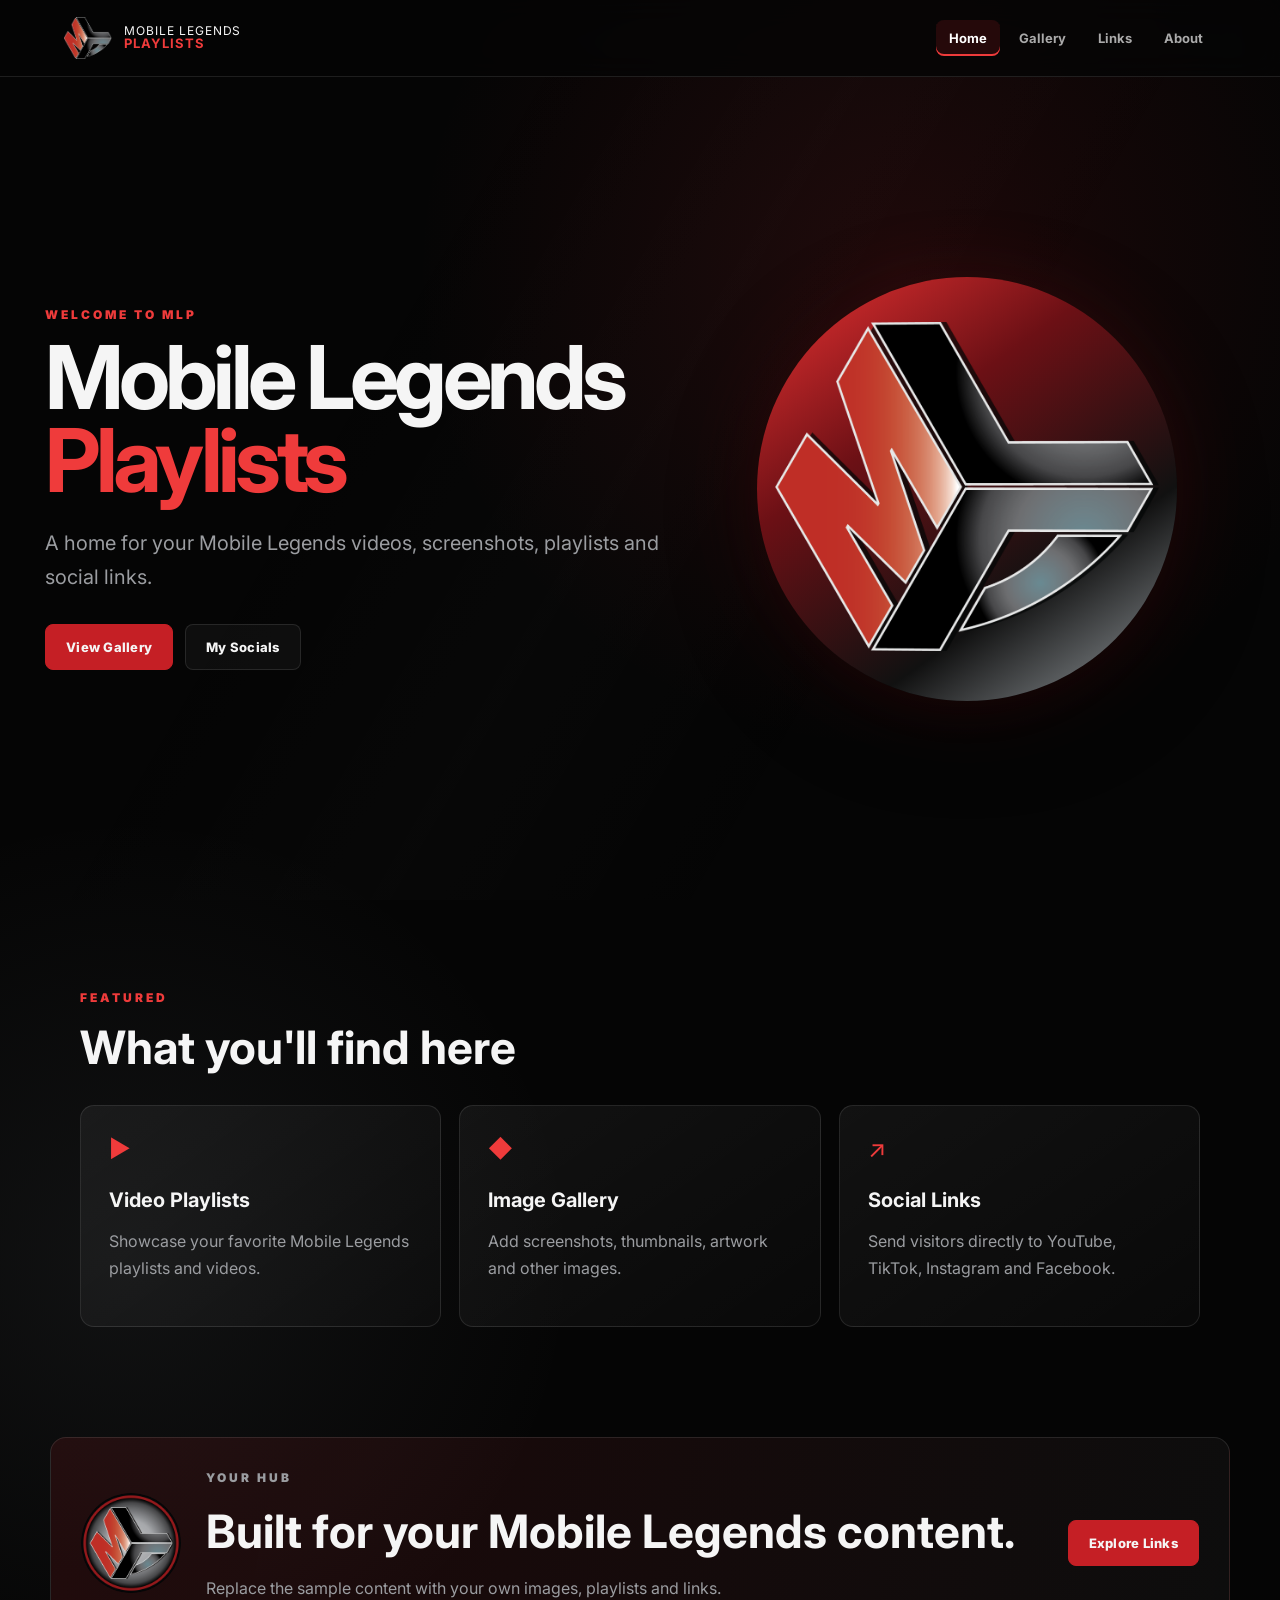
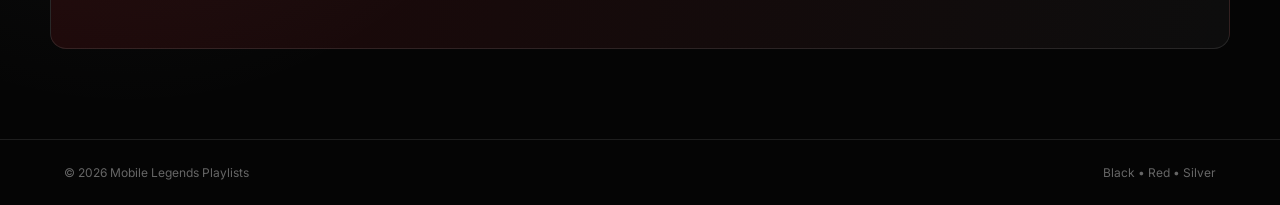
<file: index.html>
<!DOCTYPE html>
<html lang="en">
<head>
  <meta charset="UTF-8">
  <meta name="viewport" content="width=device-width, initial-scale=1.0">
  <meta name="description" content="Mobile Legends Playlists — videos, galleries and social links.">
  <title>Mobile Legends Playlists</title>
  <link rel="stylesheet" href="style.css">
</head>
<body>
  <div class="bg-glow"></div>

  <header class="site-header">
    <a class="brand" href="index.html">
      <img src="images/mlp-logo.png" alt="MLP logo">
      <span>Mobile Legends<br><b>Playlists</b></span>
    </a>
    <nav>
      <a class="active" href="index.html">Home</a>
      <a href="gallery.html">Gallery</a>
      <a href="links.html">Links</a>
      <a href="about.html">About</a>
    </nav>
  </header>

  <main>
    <section class="hero">
      <div class="hero-copy reveal">
        <p class="eyebrow">WELCOME TO MLP</p>
        <h1>Mobile Legends<br><span>Playlists</span></h1>
        <p class="lead">A home for your Mobile Legends videos, screenshots, playlists and social links.</p>
        <div class="hero-buttons">
          <a class="btn primary" href="gallery.html">View Gallery</a>
          <a class="btn secondary" href="links.html">My Socials</a>
        </div>
      </div>
      <div class="hero-logo reveal">
        <div class="logo-ring">
          <img src="images/mlp-logo.png" alt="Mobile Legends Playlists logo">
        </div>
      </div>
    </section>

    <section class="section">
      <div class="section-heading">
        <div>
          <p class="eyebrow">FEATURED</p>
          <h2>What you'll find here</h2>
        </div>
      </div>
      <div class="cards">
        <article class="card">
          <div class="icon">▶</div>
          <h3>Video Playlists</h3>
          <p>Showcase your favorite Mobile Legends playlists and videos.</p>
        </article>
        <article class="card">
          <div class="icon">◆</div>
          <h3>Image Gallery</h3>
          <p>Add screenshots, thumbnails, artwork and other images.</p>
        </article>
        <article class="card">
          <div class="icon">↗</div>
          <h3>Social Links</h3>
          <p>Send visitors directly to YouTube, TikTok, Instagram and Facebook.</p>
        </article>
      </div>
    </section>

    <section class="cta">
      <img src="images/mlp-playlists-logo.png" alt="" class="cta-logo">
      <div>
        <p class="eyebrow">YOUR HUB</p>
        <h2>Built for your Mobile Legends content.</h2>
        <p>Replace the sample content with your own images, playlists and links.</p>
      </div>
      <a class="btn primary" href="links.html">Explore Links</a>
    </section>
  </main>

  <footer>
    <span>© <span id="year"></span> Mobile Legends Playlists</span>
    <span>Black • Red • Silver</span>
  </footer>

  <script src="script.js"></script>
</body>
</html>
</file>
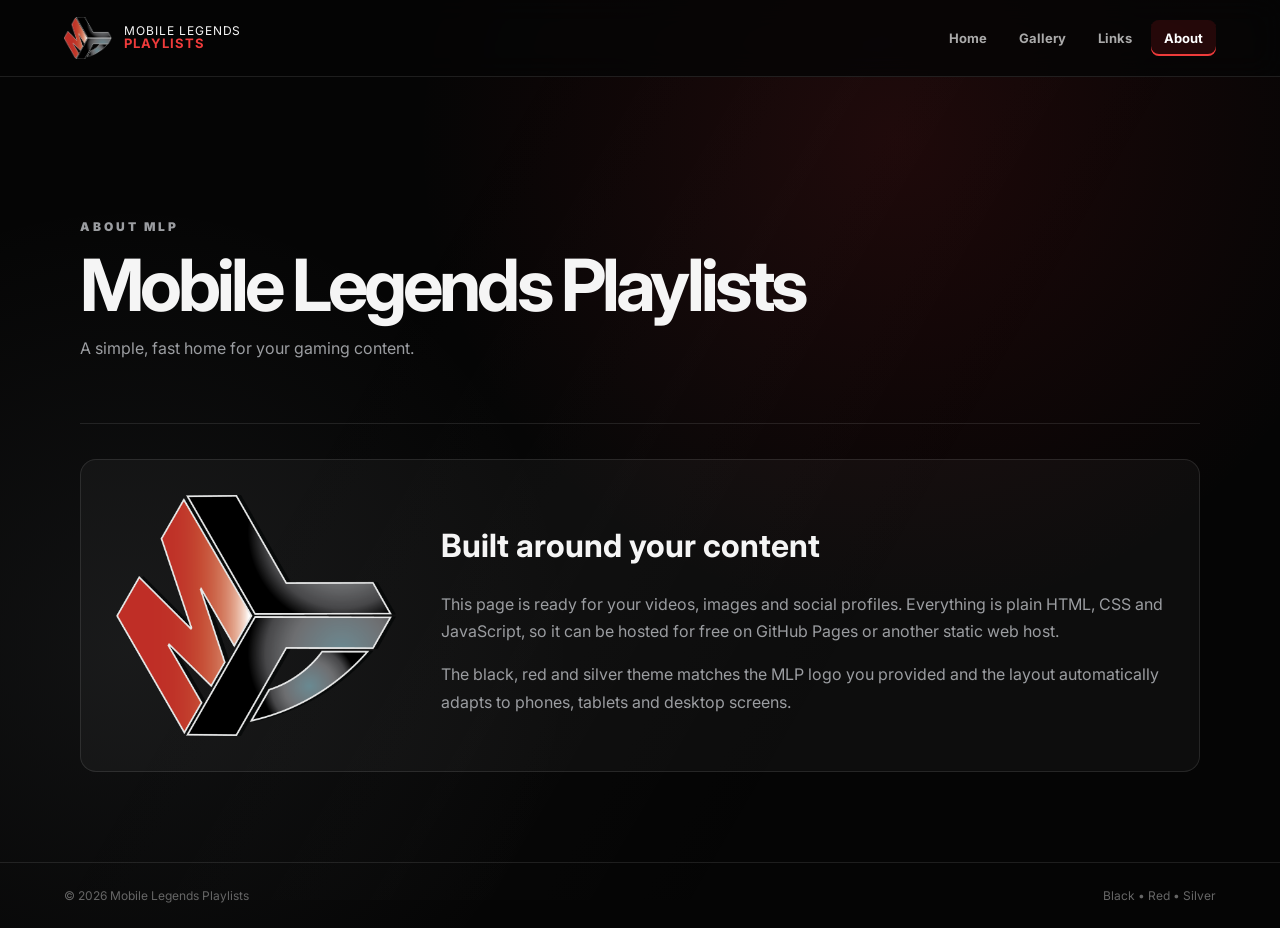
<file: about.html>
<!DOCTYPE html>
<html lang="en">
<head>
  <meta charset="UTF-8">
  <meta name="viewport" content="width=device-width, initial-scale=1.0">
  <title>About — Mobile Legends Playlists</title>
  <link rel="stylesheet" href="style.css">
</head>
<body>
  <div class="bg-glow"></div>
  <header class="site-header">
    <a class="brand" href="index.html"><img src="images/mlp-logo.png" alt="MLP logo"><span>Mobile Legends<br><b>Playlists</b></span></a>
    <nav><a href="index.html">Home</a><a href="gallery.html">Gallery</a><a href="links.html">Links</a><a class="active" href="about.html">About</a></nav>
  </header>

  <main class="page">
    <div class="page-title reveal">
      <p class="eyebrow">ABOUT MLP</p>
      <h1>Mobile Legends Playlists</h1>
      <p>A simple, fast home for your gaming content.</p>
    </div>

    <section class="about-panel">
      <img src="images/mlp-logo.png" alt="MLP logo">
      <div>
        <h2>Built around your content</h2>
        <p>This page is ready for your videos, images and social profiles. Everything is plain HTML, CSS and JavaScript, so it can be hosted for free on GitHub Pages or another static web host.</p>
        <p>The black, red and silver theme matches the MLP logo you provided and the layout automatically adapts to phones, tablets and desktop screens.</p>
      </div>
    </section>
  </main>

  <footer><span>© <span id="year"></span> Mobile Legends Playlists</span><span>Black • Red • Silver</span></footer>
  <script src="script.js"></script>
</body>
</html>
</file>
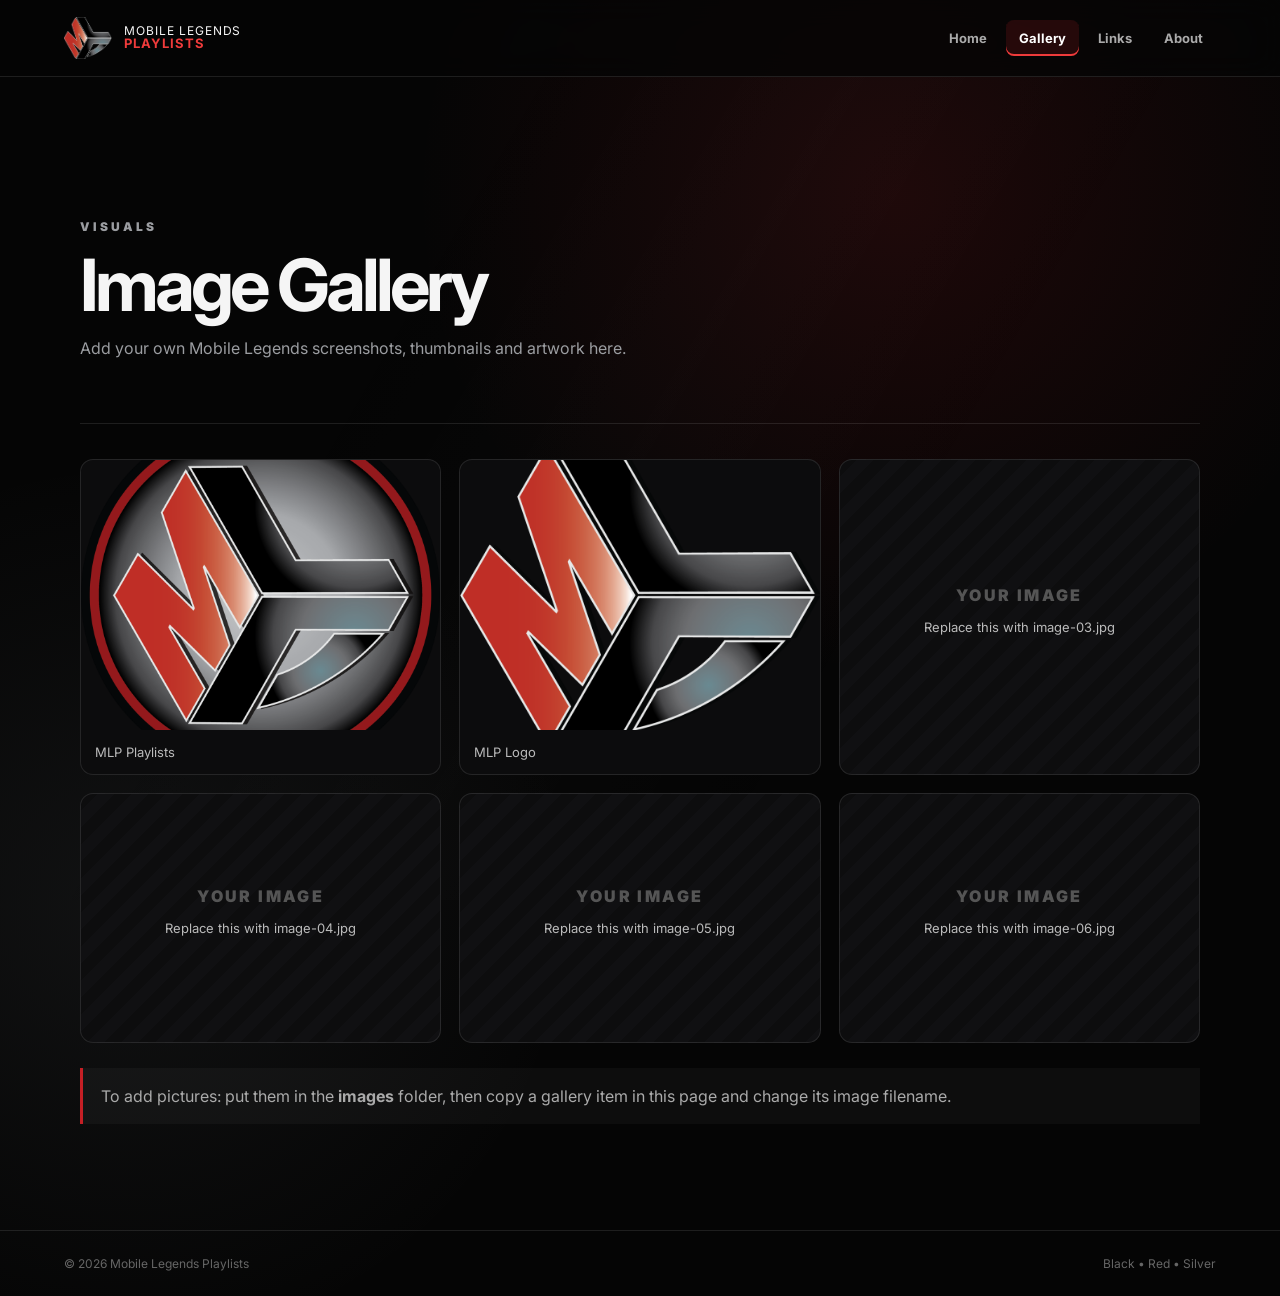
<file: gallery.html>
<!DOCTYPE html>
<html lang="en">
<head>
  <meta charset="UTF-8">
  <meta name="viewport" content="width=device-width, initial-scale=1.0">
  <title>Gallery — Mobile Legends Playlists</title>
  <link rel="stylesheet" href="style.css">
</head>
<body>
  <div class="bg-glow"></div>
  <header class="site-header">
    <a class="brand" href="index.html"><img src="images/mlp-logo.png" alt="MLP logo"><span>Mobile Legends<br><b>Playlists</b></span></a>
    <nav><a href="index.html">Home</a><a class="active" href="gallery.html">Gallery</a><a href="links.html">Links</a><a href="about.html">About</a></nav>
  </header>

  <main class="page">
    <div class="page-title reveal">
      <p class="eyebrow">VISUALS</p>
      <h1>Image Gallery</h1>
      <p>Add your own Mobile Legends screenshots, thumbnails and artwork here.</p>
    </div>

    <section class="gallery-grid">
      <figure class="gallery-item"><img src="images/mlp-playlists-logo.png" alt="MLP logo"><figcaption>MLP Playlists</figcaption></figure>
      <figure class="gallery-item"><img src="images/mlp-logo.png" alt="MLP logo"><figcaption>MLP Logo</figcaption></figure>
      <figure class="gallery-item placeholder"><div>YOUR IMAGE</div><figcaption>Replace this with image-03.jpg</figcaption></figure>
      <figure class="gallery-item placeholder"><div>YOUR IMAGE</div><figcaption>Replace this with image-04.jpg</figcaption></figure>
      <figure class="gallery-item placeholder"><div>YOUR IMAGE</div><figcaption>Replace this with image-05.jpg</figcaption></figure>
      <figure class="gallery-item placeholder"><div>YOUR IMAGE</div><figcaption>Replace this with image-06.jpg</figcaption></figure>
    </section>

    <p class="tip">To add pictures: put them in the <b>images</b> folder, then copy a gallery item in this page and change its image filename.</p>
  </main>

  <footer><span>© <span id="year"></span> Mobile Legends Playlists</span><span>Black • Red • Silver</span></footer>
  <script src="script.js"></script>
</body>
</html>
</file>
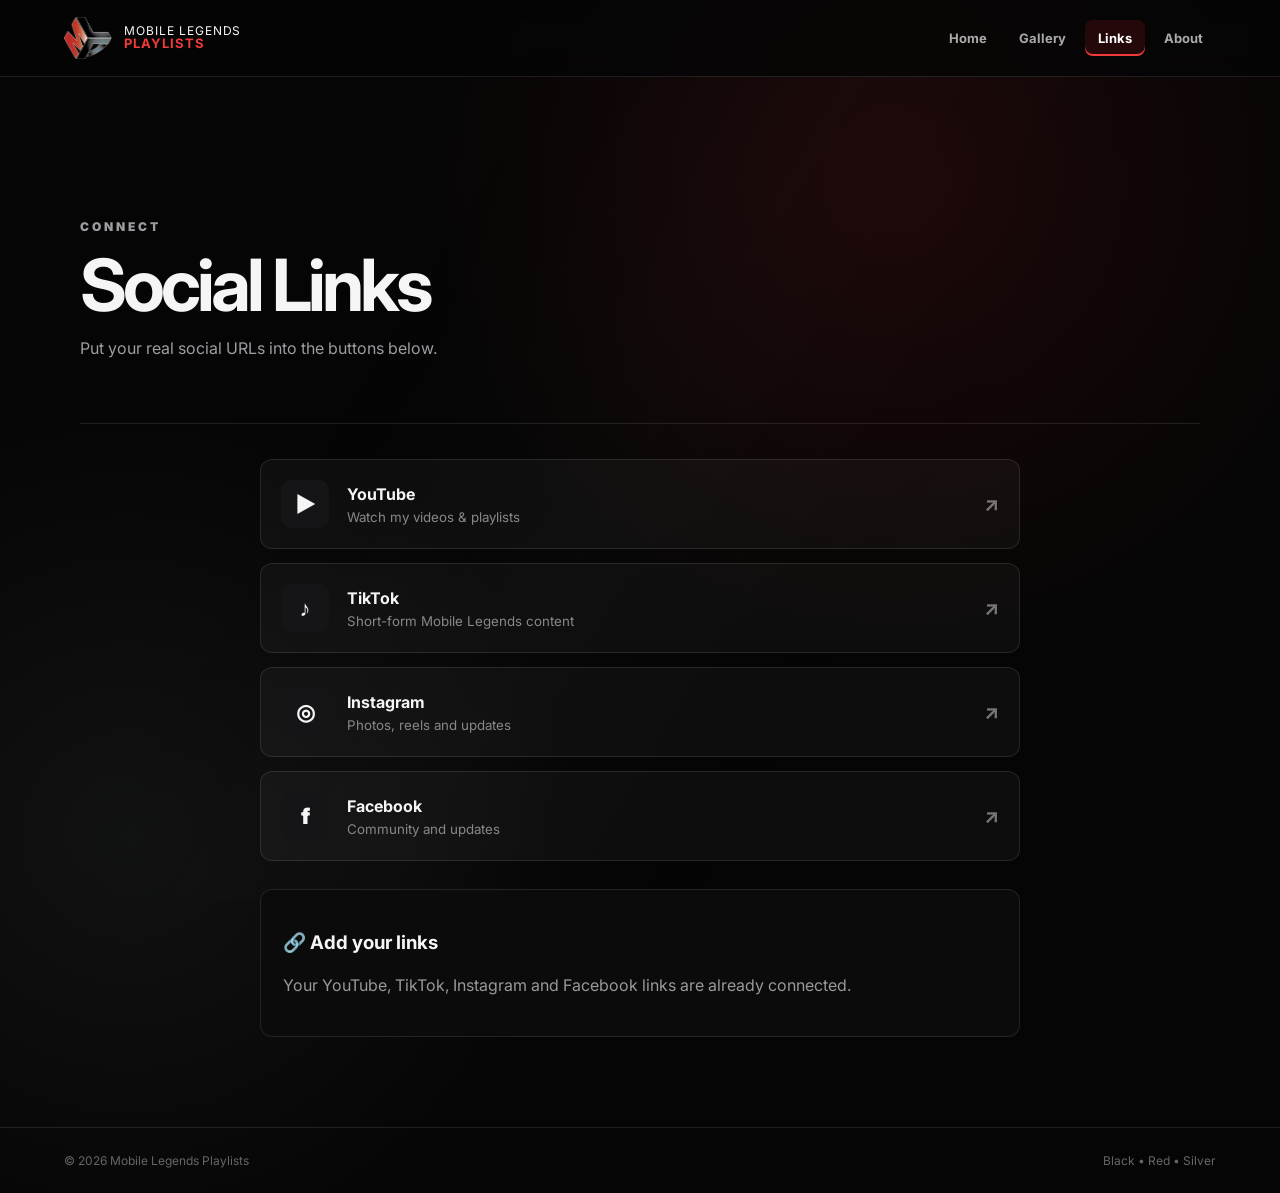
<file: links.html>
<!DOCTYPE html>
<html lang="en">
<head>
  <meta charset="UTF-8">
  <meta name="viewport" content="width=device-width, initial-scale=1.0">
  <title>Links — Mobile Legends Playlists</title>
  <link rel="stylesheet" href="style.css">
</head>
<body>
  <div class="bg-glow"></div>
  <header class="site-header">
    <a class="brand" href="index.html"><img src="images/mlp-logo.png" alt="MLP logo"><span>Mobile Legends<br><b>Playlists</b></span></a>
    <nav><a href="index.html">Home</a><a href="gallery.html">Gallery</a><a class="active" href="links.html">Links</a><a href="about.html">About</a></nav>
  </header>

  <main class="page">
    <div class="page-title reveal">
      <p class="eyebrow">CONNECT</p>
      <h1>Social Links</h1>
      <p>Put your real social URLs into the buttons below.</p>
    </div>

    <section class="social-list">
      <a class="social-card youtube" href="https://www.youtube.com/@MLPlaylists" target="_blank" rel="noopener"><span class="social-icon">▶</span><span><b>YouTube</b><small>Watch my videos & playlists</small></span><strong>↗</strong></a>
      <a class="social-card tiktok" href="https://www.tiktok.com/@mobile.legends.pl05" target="_blank" rel="noopener"><span class="social-icon">♪</span><span><b>TikTok</b><small>Short-form Mobile Legends content</small></span><strong>↗</strong></a>
      <a class="social-card instagram" href="https://www.instagram.com/mobilelegendsplaylists/" target="_blank" rel="noopener"><span class="social-icon">◎</span><span><b>Instagram</b><small>Photos, reels and updates</small></span><strong>↗</strong></a>
      <a class="social-card facebook" href="https://www.facebook.com/MobileLegendsPlaylists/" target="_blank" rel="noopener"><span class="social-icon">f</span><span><b>Facebook</b><small>Community and updates</small></span><strong>↗</strong></a>
    </section>

    <div class="edit-box">
      <h3>🔗 Add your links</h3>
      <p>Your YouTube, TikTok, Instagram and Facebook links are already connected.</p>
    </div>
  </main>

  <footer><span>© <span id="year"></span> Mobile Legends Playlists</span><span>Black • Red • Silver</span></footer>
  <script src="script.js"></script>
</body>
</html>
</file>
<file: style.css>
@import url('https://fonts.googleapis.com/css2?family=Inter:wght@400;500;600;700;800;900&display=swap');

:root {
  --black:#050505;
  --black2:#0d0d0f;
  --red:#c51f25;
  --red2:#ef3b3b;
  --silver:#c8cdd1;
  --white:#f5f5f5;
  --muted:#9b9da1;
  --line:rgba(255,255,255,.10);
}

*{box-sizing:border-box}
html{scroll-behavior:smooth}
body{
  margin:0;
  color:var(--white);
  background:
    radial-gradient(circle at 70% 15%, rgba(197,31,37,.13), transparent 30rem),
    radial-gradient(circle at 10% 70%, rgba(180,190,200,.07), transparent 28rem),
    var(--black);
  font-family:Inter,Arial,sans-serif;
  min-height:100vh;
}
a{color:inherit;text-decoration:none}
.bg-glow{position:fixed;inset:0;pointer-events:none;background:linear-gradient(120deg,transparent 30%,rgba(255,255,255,.025),transparent 70%);opacity:.6}
.site-header{
  position:sticky;top:0;z-index:20;
  display:flex;align-items:center;justify-content:space-between;
  padding:14px clamp(18px,5vw,70px);
  background:rgba(5,5,5,.82);backdrop-filter:blur(14px);
  border-bottom:1px solid var(--line);
}
.brand{display:flex;align-items:center;gap:12px;font-size:12px;line-height:1.05;letter-spacing:.08em;text-transform:uppercase}
.brand img{width:48px;height:48px;object-fit:contain;border-radius:50%}
.brand b{font-size:13px;color:var(--red2)}
nav{display:flex;gap:6px;flex-wrap:wrap;justify-content:flex-end}
nav a{padding:10px 13px;border-radius:8px;color:#aaa;font-size:13px;font-weight:700;transition:.25s}
nav a:hover,nav a.active{color:#fff;background:rgba(197,31,37,.16)}
nav a.active{box-shadow:inset 0 -2px var(--red2)}

main{position:relative;z-index:1}
.hero{
  min-height:calc(100vh - 77px);
  display:grid;grid-template-columns:1.1fr .9fr;align-items:center;
  max-width:1250px;margin:auto;padding:70px 30px;
}
.hero-copy{max-width:700px}
.eyebrow{color:var(--red2);font-size:12px;font-weight:900;letter-spacing:.25em;margin:0 0 14px}
h1{font-size:clamp(48px,7vw,88px);line-height:.94;margin:0 0 25px;letter-spacing:-.055em}
h1 span{color:var(--red2)}
.lead{font-size:clamp(16px,2vw,20px);line-height:1.7;color:var(--muted);max-width:650px}
.hero-buttons{display:flex;gap:12px;margin-top:30px;flex-wrap:wrap}
.btn{display:inline-block;padding:14px 20px;border-radius:8px;font-weight:800;font-size:13px;transition:.25s;letter-spacing:.02em}
.btn.primary{background:var(--red);border:1px solid var(--red)}
.btn.secondary{border:1px solid var(--line);background:rgba(255,255,255,.04)}
.btn:hover{transform:translateY(-3px);filter:brightness(1.12);box-shadow:0 12px 30px rgba(197,31,37,.18)}
.hero-logo{display:flex;justify-content:center}
.logo-ring{
  width:min(420px,75vw);aspect-ratio:1;border-radius:50%;
  padding:18px;background:linear-gradient(145deg,#e33,#6c1015 35%,#111 70%,#9ba1a5);
  box-shadow:0 0 70px rgba(197,31,37,.16),0 25px 80px rgba(0,0,0,.65);
  animation:float 5s ease-in-out infinite;
}
.logo-ring img{width:100%;height:100%;object-fit:contain;border-radius:50%}
.section,.page{max-width:1180px;margin:auto;padding:90px 30px}
.section-heading h2,.cta h2{font-size:clamp(28px,4vw,46px);margin:0}
.cards{display:grid;grid-template-columns:repeat(3,1fr);gap:18px;margin-top:30px}
.card{
  padding:28px;border:1px solid var(--line);border-radius:14px;
  background:linear-gradient(145deg,rgba(255,255,255,.055),rgba(255,255,255,.018));
  transition:.3s;
}
.card:hover{transform:translateY(-7px);border-color:rgba(197,31,37,.55)}
.icon{font-size:24px;color:var(--red2);margin-bottom:25px}
.card h3{margin:0 0 10px;font-size:20px}
.card p,.cta p,.page-title p,.about-panel p{color:var(--muted);line-height:1.7}
.cta{max-width:1180px;margin:20px auto 90px;padding:30px;border:1px solid var(--line);border-radius:16px;background:linear-gradient(100deg,rgba(197,31,37,.13),rgba(255,255,255,.035));display:flex;align-items:center;gap:25px}
.cta-logo{width:100px;height:100px;object-fit:contain;border-radius:50%}
.cta .btn{margin-left:auto}
.page-title{padding:50px 0 45px;border-bottom:1px solid var(--line)}
.page-title h1{font-size:clamp(42px,6vw,72px);margin-bottom:15px}
.gallery-grid{display:grid;grid-template-columns:repeat(3,1fr);gap:18px;margin-top:35px}
.gallery-item{margin:0;overflow:hidden;border:1px solid var(--line);border-radius:13px;background:#0c0c0d}
.gallery-item img{width:100%;aspect-ratio:4/3;display:block;object-fit:cover;transition:.45s}
.gallery-item:hover img{transform:scale(1.06)}
.gallery-item figcaption{padding:14px;font-size:13px;color:#bbb}
.placeholder{min-height:250px;display:flex;align-items:center;justify-content:center;flex-direction:column;color:#666;background:repeating-linear-gradient(135deg,#0d0d0e,#0d0d0e 12px,#101012 12px,#101012 24px)}
.placeholder div{font-weight:900;letter-spacing:.15em;color:#555}
.tip{margin-top:25px;padding:18px;border-left:3px solid var(--red);background:rgba(255,255,255,.035);color:#aaa}
.social-list{max-width:760px;margin:35px auto 0;display:grid;gap:14px}
.social-card{display:flex;align-items:center;gap:18px;padding:20px;border:1px solid var(--line);border-radius:12px;background:rgba(255,255,255,.035);transition:.3s}
.social-card:hover{transform:translateX(7px);border-color:rgba(197,31,37,.55);background:rgba(197,31,37,.08)}
.social-icon{width:48px;height:48px;display:grid;place-items:center;border-radius:10px;background:#151517;font-weight:900;font-size:22px}
.social-card span:nth-child(2){display:grid;gap:5px;flex:1}
.social-card small{color:#888}
.social-card strong{font-size:20px;color:#777}
.edit-box{max-width:760px;margin:28px auto 0;padding:22px;border:1px solid var(--line);border-radius:12px;background:#0b0b0c}
.edit-box p{color:#999;line-height:1.6}
code{color:#eee;background:#151517;padding:3px 6px;border-radius:5px}
.about-panel{margin-top:35px;display:grid;grid-template-columns:280px 1fr;gap:45px;align-items:center;padding:35px;border:1px solid var(--line);border-radius:16px;background:rgba(255,255,255,.035)}
.about-panel img{width:100%;max-width:280px}
.about-panel h2{font-size:32px}
footer{position:relative;z-index:1;display:flex;justify-content:space-between;gap:20px;padding:25px clamp(20px,5vw,70px);border-top:1px solid var(--line);color:#666;font-size:12px}

.reveal{animation:reveal .8s both}
@keyframes reveal{from{opacity:0;transform:translateY(18px)}to{opacity:1;transform:none}}
@keyframes float{0%,100%{transform:translateY(0) rotate(0deg)}50%{transform:translateY(-12px) rotate(1deg)}}

@media(max-width:800px){
  .site-header{align-items:flex-start;gap:12px}
  nav{max-width:55%}
  nav a{padding:7px 8px;font-size:11px}
  .hero{grid-template-columns:1fr;min-height:auto;padding-top:70px;text-align:center}
  .hero-copy{margin:auto}.lead{margin:auto}.hero-buttons{justify-content:center}
  .hero-logo{margin-top:45px}
  .cards,.gallery-grid{grid-template-columns:1fr 1fr}
  .cta{margin:20px 20px 70px;flex-wrap:wrap}
  .cta .btn{margin-left:0}
}
@media(max-width:520px){
  .brand span{display:none}
  nav{max-width:none}
  .section,.page{padding:65px 18px}
  .cards,.gallery-grid{grid-template-columns:1fr}
  .about-panel{grid-template-columns:1fr;text-align:center}
  .about-panel img{margin:auto}
  footer{flex-direction:column}
}
</file>
